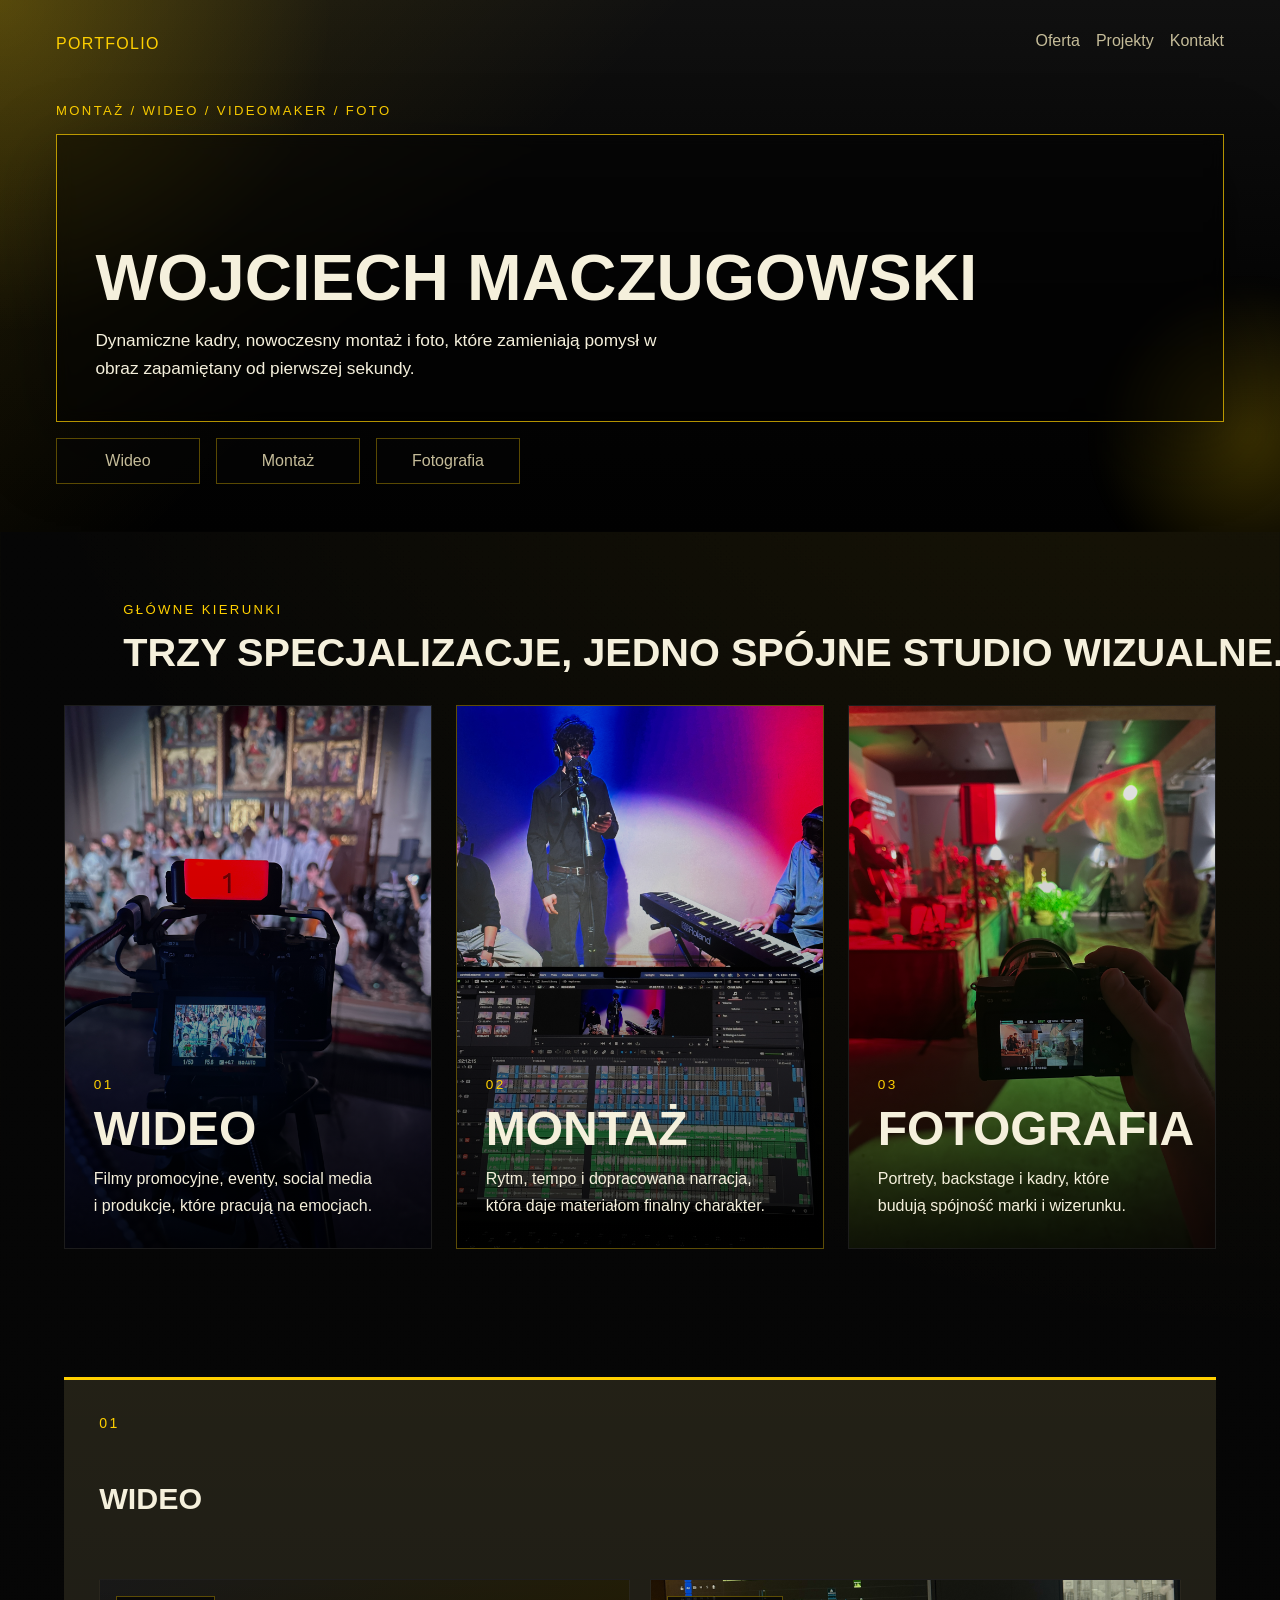
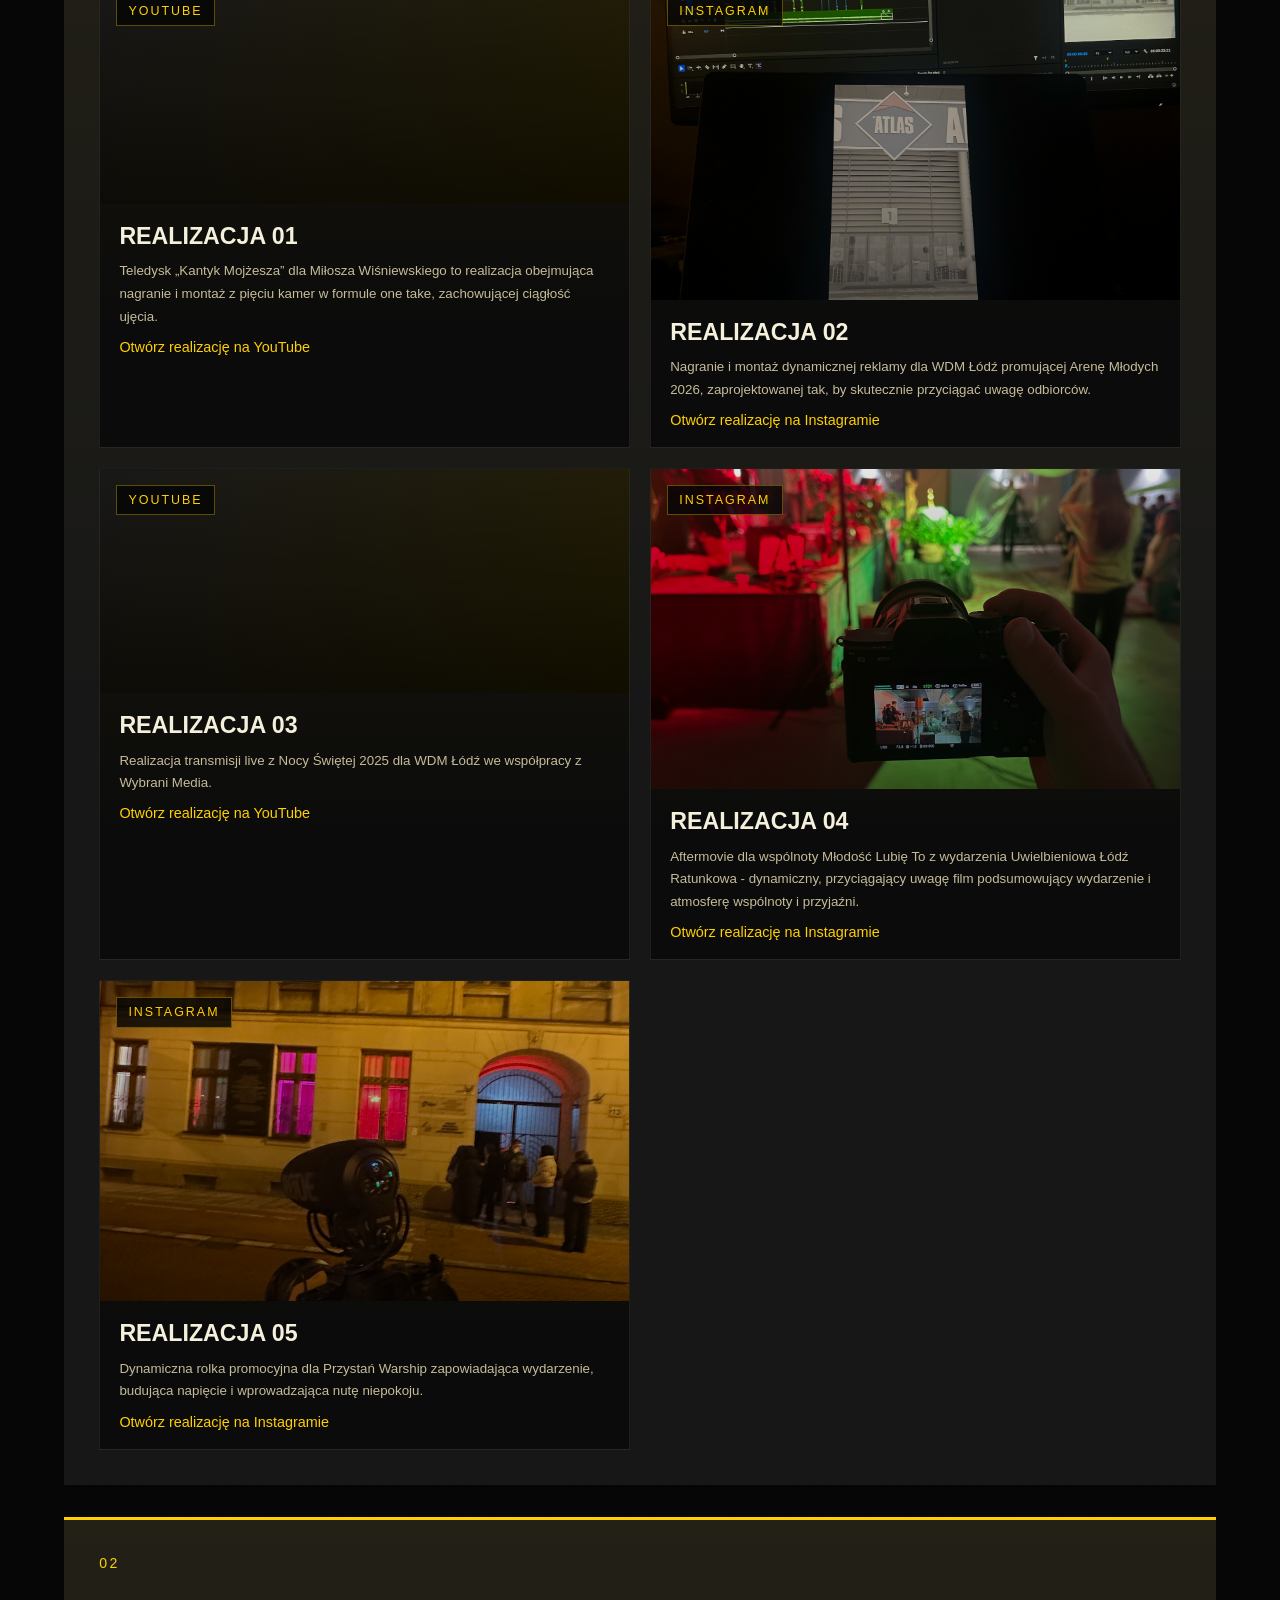
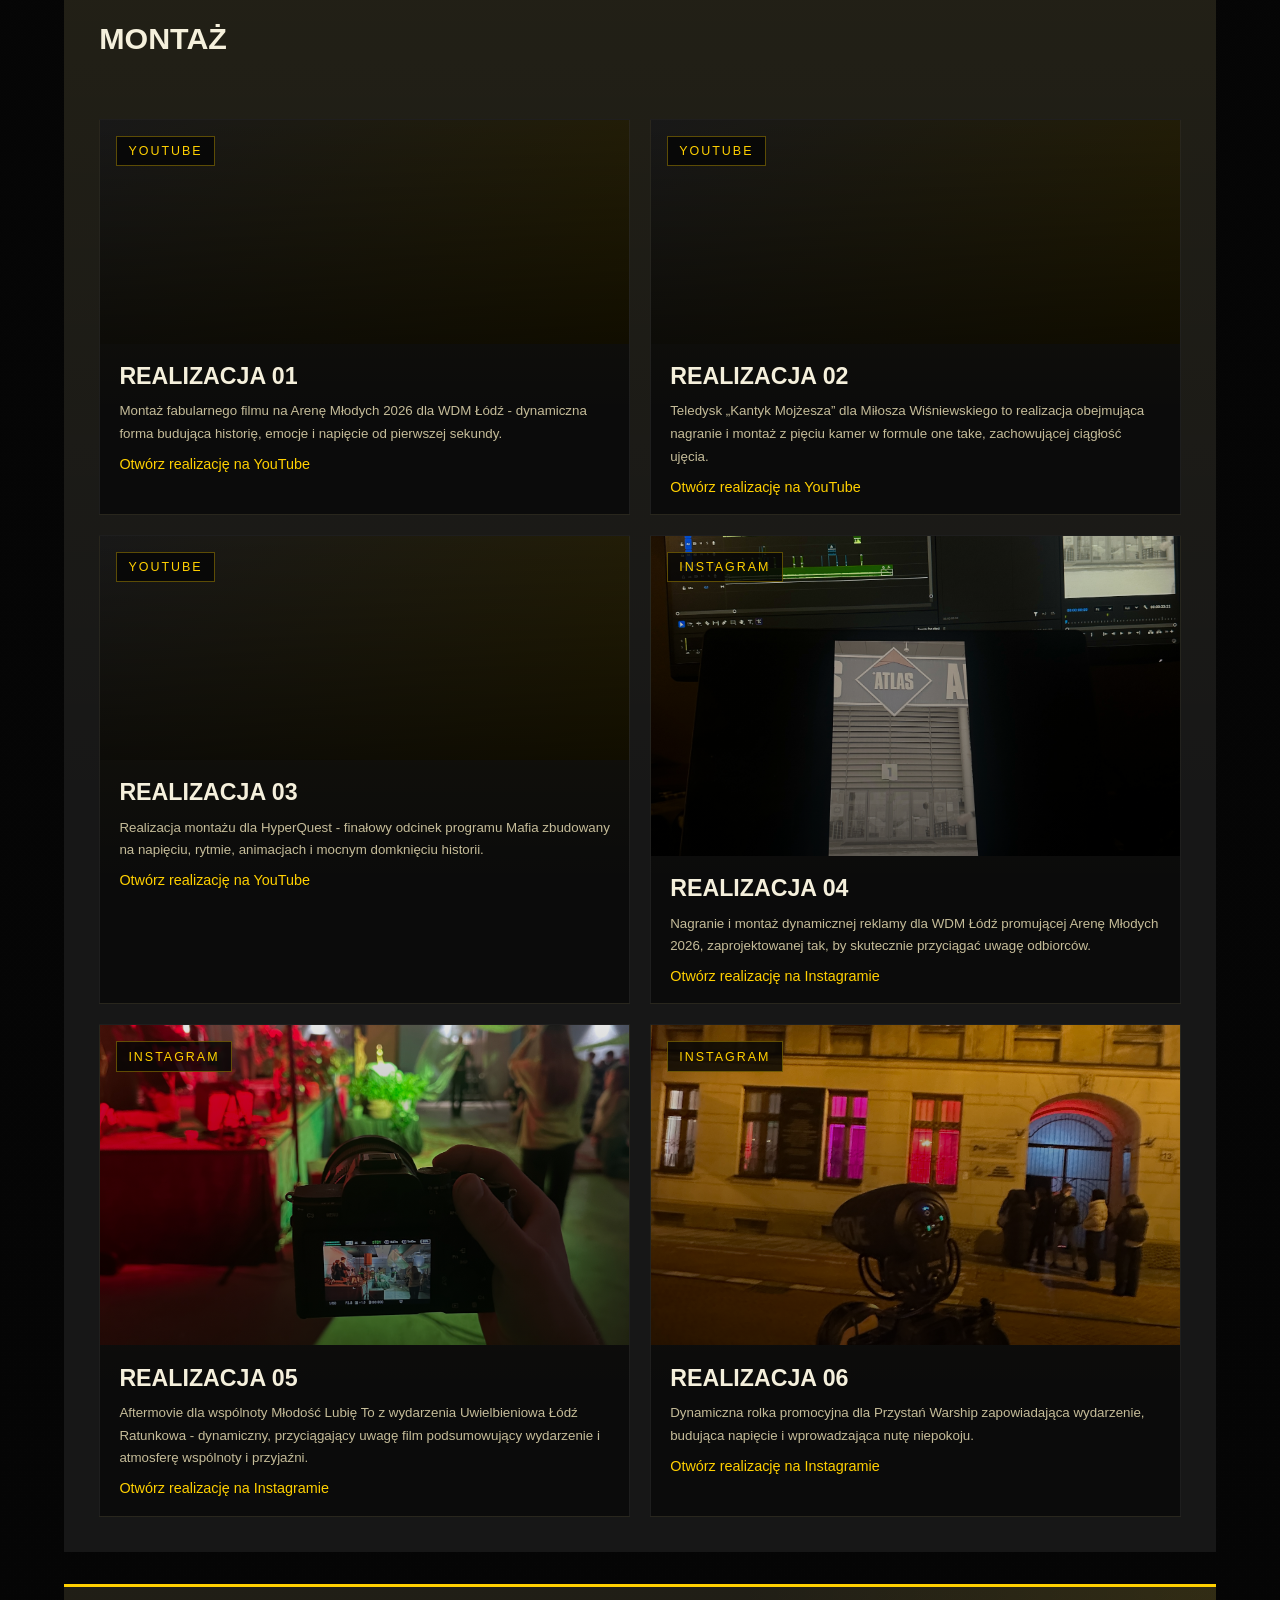
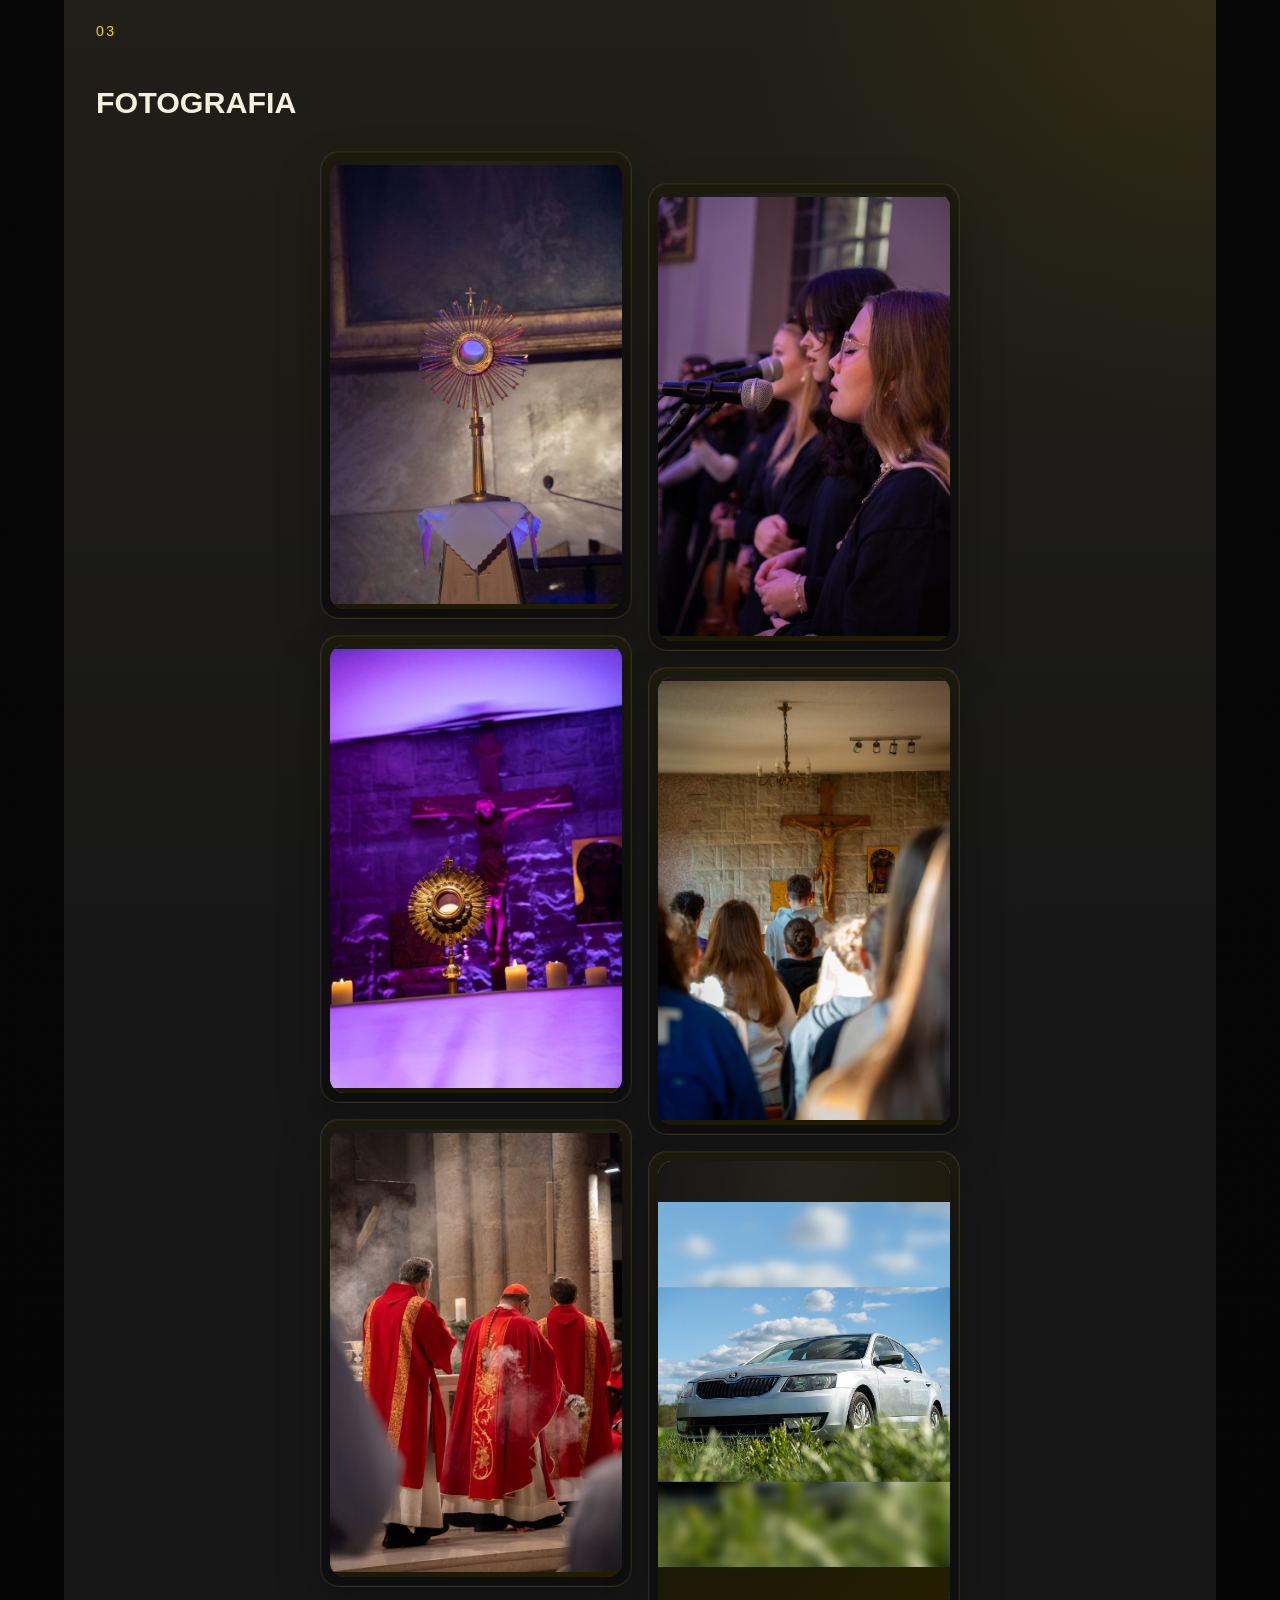
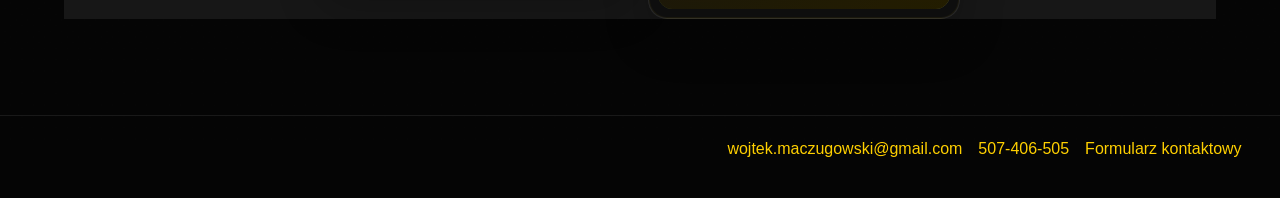
<file: 2026-04-22-dobra-b-dziemy-tworzy-portfolio-i/index.html>
<!DOCTYPE html>
<html lang="pl">
  <head>
    <meta charset="UTF-8" />
    <meta name="viewport" content="width=device-width, initial-scale=1.0" />
    <title>Portfolio | Wideo, montaż, fotografia</title>
    <link rel="stylesheet" href="styles.css" />
  </head>
  <body>
    <header class="hero" id="start">
      <nav class="topbar">
        <a class="brand" href="#start">Portfolio</a>
        <div class="topbar-links">
          <a href="#oferta">Oferta</a>
          <a href="#projekty">Projekty</a>
          <a href="contact.html">Kontakt</a>
        </div>
      </nav>

      <div class="hero-content">
        <p class="eyebrow">Montaż / wideo / videomaker / foto</p>
        <div class="hero-frame">
          <h1>Wojciech Maczugowski</h1>
          <p>
            Dynamiczne kadry, nowoczesny montaż i foto, które zamieniają
            pomysł w obraz zapamiętany od pierwszej sekundy.
          </p>
        </div>

        <div class="hero-tags">
          <a href="#video">Wideo</a>
          <a href="#montaz">Montaż</a>
          <a href="#foto">Fotografia</a>
        </div>
      </div>
    </header>

    <main>
      <section class="intro-strip" id="oferta">
        <p class="section-label">Główne kierunki</p>
        <h2>Trzy specjalizacje, jedno spójne studio wizualne.</h2>
      </section>

      <section class="service-grid" aria-label="Kategorie portfolio">
        <a class="service-card" href="#video">
          <span class="service-image" style="--card-image: url('assets/video.JPG')"></span>
          <span class="service-copy">
            <span class="service-index">01</span>
            <strong>Wideo</strong>
            <small>Filmy promocyjne, eventy, social media i produkcje, które pracują na emocjach.</small>
          </span>
        </a>

        <a class="service-card service-card-accent" href="#montaz">
          <span class="service-image" style="--card-image: url('assets/montaz.JPG')"></span>
          <span class="service-copy">
            <span class="service-index">02</span>
            <strong>Montaż</strong>
            <small>Rytm, tempo i dopracowana narracja, która daje materiałom finalny charakter.</small>
          </span>
        </a>

        <a class="service-card" href="#foto">
          <span class="service-image" style="--card-image: url('assets/foto.JPG')"></span>
          <span class="service-copy">
            <span class="service-index">03</span>
            <strong>Fotografia</strong>
            <small>Portrety, backstage i kadry, które budują spójność marki i wizerunku.</small>
          </span>
        </a>
      </section>

      <section class="projects" id="projekty">
        <div class="project-heading">
        </div>

        <section class="video-section panel video-panel" id="video">
          <div class="video-section-heading">
            <span class="panel-number">01</span>
            <h3>Wideo</h3>
          </div>

          <div class="video-works-grid">
            <a class="video-work-card" href="https://www.youtube.com/watch?v=Jujd-nzngdY&list=RDJujd-nzngdY&start_radio=1">
              <span class="video-work-media" style="--work-image: url('https://i.ytimg.com/vi/Jujd-nzngdY/maxresdefault.jpg')">
                <span class="video-badge">YouTube</span>
              </span>
              <span class="video-work-copy">
                <strong>Realizacja 01</strong>
                <small>Teledysk „Kantyk Mojżesza” dla Miłosza Wiśniewskiego to realizacja obejmująca nagranie i montaż z pięciu kamer w formule one take, zachowującej ciągłość ujęcia.</small>
                <em>Otwórz realizację na YouTube</em>
              </span>
            </a>

            <a class="video-work-card" href="https://www.instagram.com/p/DULnyndiKse/">
              <span class="video-work-media video-work-media-portrait" style="--work-image: url('assets/realizacja-2.jpg')">
                <span class="video-badge">Instagram</span>
              </span>
              <span class="video-work-copy">
                <strong>Realizacja 02</strong>
                <small>Nagranie i montaż dynamicznej reklamy dla WDM Łódź promującej Arenę Młodych 2026, zaprojektowanej tak, by skutecznie przyciągać uwagę odbiorców.</small>
                <em>Otwórz realizację na Instagramie</em>
              </span>
            </a>

            <a class="video-work-card" href="https://www.youtube.com/watch?v=jDdbbWiJic4&list=RDjDdbbWiJic4&start_radio=1">
              <span class="video-work-media" style="--work-image: url('https://i.ytimg.com/vi/jDdbbWiJic4/maxresdefault.jpg')">
                <span class="video-badge">YouTube</span>
              </span>
              <span class="video-work-copy">
                <strong>Realizacja 03</strong>
                <small>Realizacja transmisji live z Nocy Świętej 2025 dla WDM Łódź we współpracy z Wybrani Media.</small>
                <em>Otwórz realizację na YouTube</em>
              </span>
            </a>

            <a class="video-work-card" href="https://www.instagram.com/p/DUn0KuIjO5v/">
              <span class="video-work-media video-work-media-portrait" style="--work-image: url('assets/foto.JPG')">
                <span class="video-badge">Instagram</span>
              </span>
              <span class="video-work-copy">
                <strong>Realizacja 04</strong>
                <small>Aftermovie dla wspólnoty Młodość Lubię To z wydarzenia Uwielbieniowa Łódź Ratunkowa - dynamiczny, przyciągający uwagę film podsumowujący wydarzenie i atmosferę wspólnoty i przyjaźni.</small>
                <em>Otwórz realizację na Instagramie</em>
              </span>
            </a>

            <a class="video-work-card" href="https://www.instagram.com/p/DVyzfeOiJYW/">
              <span class="video-work-media video-work-media-portrait" style="--work-image: url('assets/IMG_7341.jpg')">
                <span class="video-badge">Instagram</span>
              </span>
              <span class="video-work-copy">
                <strong>Realizacja 05</strong>
                <small>Dynamiczna rolka promocyjna dla Przystań Warship zapowiadająca wydarzenie, budująca napięcie i wprowadzająca nutę niepokoju.</small>
                <em>Otwórz realizację na Instagramie</em>
              </span>
            </a>

          </div>
        </section>

        <section class="video-section panel video-panel" id="montaz">
          <div class="video-section-heading">
            <span class="panel-number">02</span>
            <h3>Montaż</h3>
          </div>

          <div class="video-works-grid">
            <a class="video-work-card" href="https://www.youtube.com/watch?v=iyLndjjIBkg">
              <span class="video-work-media" style="--work-image: url('https://i.ytimg.com/vi/iyLndjjIBkg/maxresdefault.jpg')">
                <span class="video-badge">YouTube</span>
              </span>
              <span class="video-work-copy">
                <strong>Realizacja 01</strong>
                <small>Montaż fabularnego filmu na Arenę Młodych 2026 dla WDM Łódź - dynamiczna forma budująca historię, emocje i napięcie od pierwszej sekundy.</small>
                <em>Otwórz realizację na YouTube</em>
              </span>
            </a>

            <a class="video-work-card" href="https://www.youtube.com/watch?v=Jujd-nzngdY&list=RDJujd-nzngdY&start_radio=1">
              <span class="video-work-media" style="--work-image: url('https://i.ytimg.com/vi/Jujd-nzngdY/maxresdefault.jpg')">
                <span class="video-badge">YouTube</span>
              </span>
              <span class="video-work-copy">
                <strong>Realizacja 02</strong>
                <small>Teledysk „Kantyk Mojżesza” dla Miłosza Wiśniewskiego to realizacja obejmująca nagranie i montaż z pięciu kamer w formule one take, zachowującej ciągłość ujęcia.</small>
                <em>Otwórz realizację na YouTube</em>
              </span>
            </a>

            <a class="video-work-card" href="https://www.youtube.com/watch?v=5wxinkmJmkI">
              <span class="video-work-media" style="--work-image: url('https://i.ytimg.com/vi/5wxinkmJmkI/maxresdefault.jpg')">
                <span class="video-badge">YouTube</span>
              </span>
              <span class="video-work-copy">
                <strong>Realizacja 03</strong>
                <small>Realizacja montażu dla HyperQuest - finałowy odcinek programu Mafia zbudowany na napięciu, rytmie, animacjach i mocnym domknięciu historii.</small>
                <em>Otwórz realizację na YouTube</em>
              </span>
            </a>

            <a class="video-work-card" href="https://www.instagram.com/p/DULnyndiKse/">
              <span class="video-work-media video-work-media-portrait" style="--work-image: url('assets/realizacja-2.jpg')">
                <span class="video-badge">Instagram</span>
              </span>
              <span class="video-work-copy">
                <strong>Realizacja 04</strong>
                <small>Nagranie i montaż dynamicznej reklamy dla WDM Łódź promującej Arenę Młodych 2026, zaprojektowanej tak, by skutecznie przyciągać uwagę odbiorców.</small>
                <em>Otwórz realizację na Instagramie</em>
              </span>
            </a>

            <a class="video-work-card" href="https://www.instagram.com/p/DUn0KuIjO5v/">
              <span class="video-work-media video-work-media-portrait" style="--work-image: url('assets/foto.JPG')">
                <span class="video-badge">Instagram</span>
              </span>
              <span class="video-work-copy">
                <strong>Realizacja 05</strong>
                <small>Aftermovie dla wspólnoty Młodość Lubię To z wydarzenia Uwielbieniowa Łódź Ratunkowa - dynamiczny, przyciągający uwagę film podsumowujący wydarzenie i atmosferę wspólnoty i przyjaźni.</small>
                <em>Otwórz realizację na Instagramie</em>
              </span>
            </a>

            <a class="video-work-card" href="https://www.instagram.com/p/DVyzfeOiJYW/">
              <span class="video-work-media video-work-media-portrait" style="--work-image: url('assets/IMG_7341.jpg')">
                <span class="video-badge">Instagram</span>
              </span>
              <span class="video-work-copy">
                <strong>Realizacja 06</strong>
                <small>Dynamiczna rolka promocyjna dla Przystań Warship zapowiadająca wydarzenie, budująca napięcie i wprowadzająca nutę niepokoju.</small>
                <em>Otwórz realizację na Instagramie</em>
              </span>
            </a>
          </div>
        </section>

        <section class="photo-section panel photo-panel" id="foto">
          <div class="photo-section-heading">
            <span class="panel-number">03</span>
            <h3>Fotografia</h3>
          </div>

          <div class="photo-grid" aria-label="Galeria fotografii">
            <figure class="photo-tile">
              <span class="photo-tile-image" style="--photo-image: url('assets/DSC00462.jpg')">
                <img src="assets/DSC00462.jpg" alt="Fotografia z portfolio" loading="lazy" />
              </span>
            </figure>
            <figure class="photo-tile">
              <span class="photo-tile-image" style="--photo-image: url('assets/DSC00466.jpg')">
                <img src="assets/DSC00466.jpg" alt="Fotografia z portfolio" loading="lazy" />
              </span>
            </figure>
            <figure class="photo-tile">
              <span class="photo-tile-image" style="--photo-image: url('assets/DSC00695.jpg')">
                <img src="assets/DSC00695.jpg" alt="Fotografia z portfolio" loading="lazy" />
              </span>
            </figure>
            <figure class="photo-tile">
              <span class="photo-tile-image" style="--photo-image: url('assets/DSC00430.jpg')">
                <img src="assets/DSC00430.jpg" alt="Fotografia z portfolio" loading="lazy" />
              </span>
            </figure>
            <figure class="photo-tile">
              <span class="photo-tile-image" style="--photo-image: url('assets/DSC08101.jpg')">
                <img src="assets/DSC08101.jpg" alt="Fotografia z portfolio" loading="lazy" />
              </span>
            </figure>
            <figure class="photo-tile">
              <span class="photo-tile-image" style="--photo-image: url('assets/Bez-nazwy-11.jpg')">
                <img src="assets/Bez-nazwy-11.jpg" alt="Fotografia samochodu z portfolio" loading="lazy" />
              </span>
            </figure>
          </div>
        </section>
      </section>
    </main>

    <footer class="footer" id="kontakt">
      <a href="mailto:wojtek.maczugowski@gmail.com">wojtek.maczugowski@gmail.com</a>
      <a href="tel:+48507406505">507-406-505</a>
      <a href="contact.html">Formularz kontaktowy</a>
    </footer>
  </body>
</html>
</file>
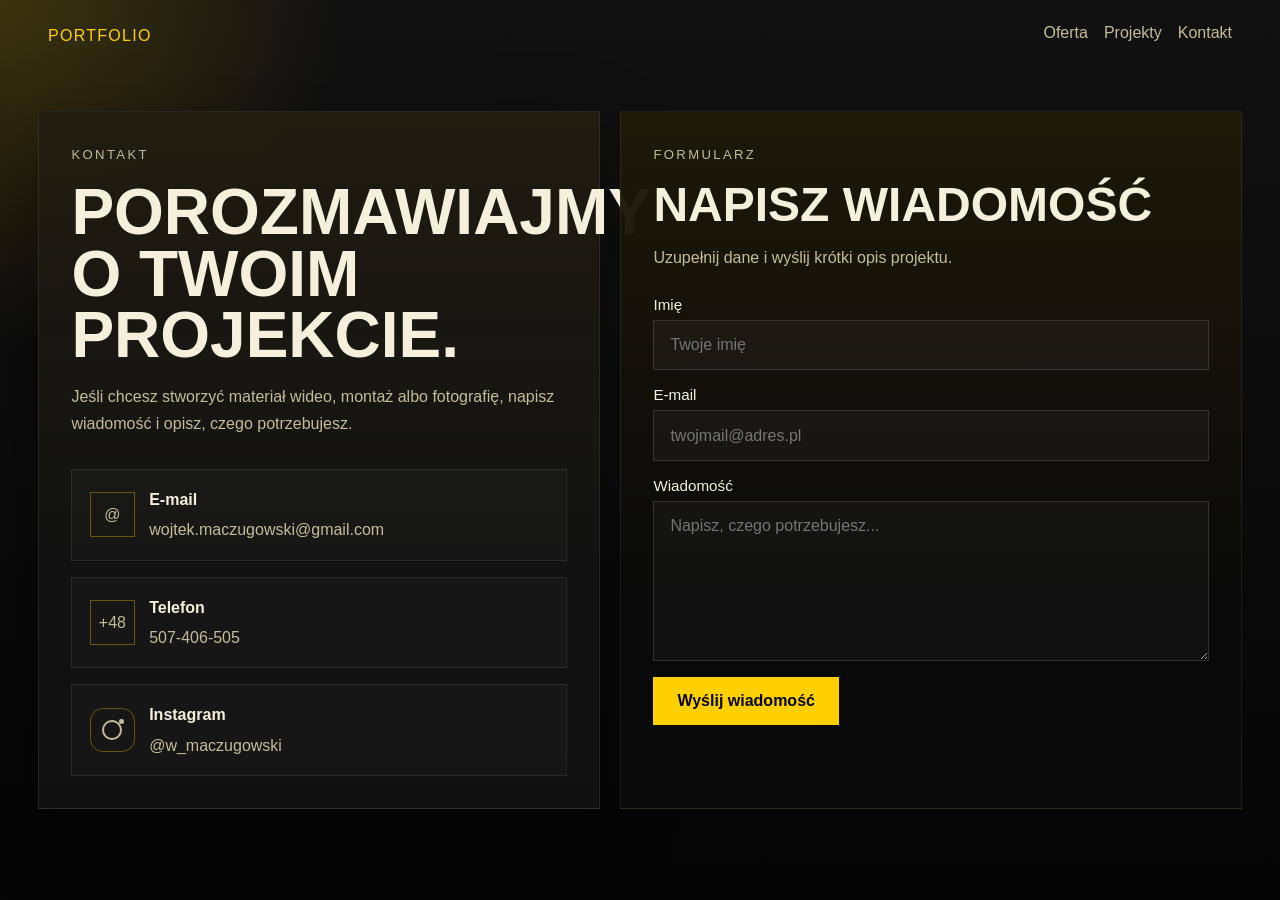
<file: 2026-04-22-dobra-b-dziemy-tworzy-portfolio-i/contact.html>
<!DOCTYPE html>
<html lang="pl">
  <head>
    <meta charset="UTF-8" />
    <meta name="viewport" content="width=device-width, initial-scale=1.0" />
    <title>Kontakt | Wojciech Maczugowski</title>
    <link rel="stylesheet" href="styles.css" />
  </head>
  <body>
    <section class="contact-page">
      <nav class="topbar">
        <a class="brand" href="index.html">Portfolio</a>
        <div class="topbar-links">
          <a href="index.html#oferta">Oferta</a>
          <a href="index.html#projekty">Projekty</a>
          <a href="contact.html" aria-current="page">Kontakt</a>
        </div>
      </nav>

      <div class="contact-layout">
        <section class="contact-panel">
          <p class="eyebrow">Kontakt</p>
          <h1>Porozmawiajmy o Twoim projekcie.</h1>
          <p>
            Jeśli chcesz stworzyć materiał wideo, montaż albo fotografię,
            napisz wiadomość i opisz, czego potrzebujesz.
          </p>

          <div class="contact-list">
            <a class="contact-item" href="mailto:wojtek.maczugowski@gmail.com">
              <span class="contact-icon">@</span>
              <span>
                <strong>E-mail</strong>
                wojtek.maczugowski@gmail.com
              </span>
            </a>

            <a class="contact-item" href="tel:+48507406505">
              <span class="contact-icon">+48</span>
              <span>
                <strong>Telefon</strong>
                507-406-505
              </span>
            </a>

            <a class="contact-item" href="https://instagram.com/w_maczugowski" target="_blank" rel="noreferrer">
              <span class="contact-icon instagram-icon" aria-hidden="true"></span>
              <span>
                <strong>Instagram</strong>
                @w_maczugowski
              </span>
            </a>
          </div>
        </section>

        <section class="contact-form">
          <p class="section-label">Formularz</p>
          <h2>Napisz wiadomość</h2>
          <p>Uzupełnij dane i wyślij krótki opis projektu.</p>

          <form
            class="form-grid"
            action="https://formsubmit.co/wojtek.maczugowski@gmail.com"
            method="POST"
          >
            <input type="hidden" name="_subject" value="Nowa wiadomość z portfolio" />
            <input type="hidden" name="_template" value="table" />
            <input type="text" name="_honey" tabindex="-1" autocomplete="off" style="display: none" />

            <div class="form-field">
              <label for="name">Imię</label>
              <input id="name" name="name" type="text" placeholder="Twoje imię" required />
            </div>

            <div class="form-field">
              <label for="email">E-mail</label>
              <input id="email" name="email" type="email" placeholder="twojmail@adres.pl" required />
            </div>

            <div class="form-field">
              <label for="message">Wiadomość</label>
              <textarea
                id="message"
                name="message"
                placeholder="Napisz, czego potrzebujesz..."
                required
              ></textarea>
            </div>

            <button class="contact-submit" type="submit">Wyślij wiadomość</button>
          </form>
        </section>
      </div>
    </section>
  </body>
</html>
</file>
<file: 2026-04-22-dobra-b-dziemy-tworzy-portfolio-i/styles.css>
:root {
  --bg: #050505;
  --bg-soft: #111111;
  --panel: #171717;
  --line: rgba(255, 208, 0, 0.34);
  --line-strong: rgba(255, 208, 0, 0.7);
  --text: #f5f0dc;
  --muted: #c5bc99;
  --accent: #ffd000;
  --accent-deep: #ffb800;
  --shadow: 0 24px 70px rgba(0, 0, 0, 0.38);
}

* {
  box-sizing: border-box;
}

html {
  scroll-behavior: smooth;
}

body {
  margin: 0;
  background:
    radial-gradient(circle at top right, rgba(255, 208, 0, 0.1), transparent 20%),
    linear-gradient(180deg, #060606 0%, #050505 100%);
  color: var(--text);
  font-family: "Trebuchet MS", "Segoe UI", sans-serif;
  overflow-x: hidden;
}

a {
  color: inherit;
  text-decoration: none;
}

.hero {
  position: relative;
  min-height: auto;
  padding: 1.5rem clamp(1.2rem, 3vw, 3rem) 2rem;
  background:
    radial-gradient(circle at top left, rgba(255, 208, 0, 0.2), transparent 24%),
    linear-gradient(135deg, rgba(255, 208, 0, 0.12), transparent 38%),
    linear-gradient(180deg, #101010 0%, #050505 55%, #020202 100%);
  overflow: hidden;
}

.hero::after {
  content: "";
  position: absolute;
  inset: auto -10% -4rem auto;
  width: 20rem;
  height: 20rem;
  background: radial-gradient(circle, rgba(255, 208, 0, 0.22), transparent 68%);
  filter: blur(10px);
}

.topbar,
.hero-content,
main,
.footer {
  position: relative;
  z-index: 1;
}

.topbar {
  display: flex;
  align-items: center;
  justify-content: space-between;
  gap: 1rem;
}

.brand {
  font-family: Impact, Haettenschweiler, "Arial Black", sans-serif;
  letter-spacing: 0.08em;
  text-transform: uppercase;
  color: var(--accent);
}

.topbar-links {
  display: flex;
  flex-wrap: wrap;
  gap: 1rem;
}

.topbar-links a {
  padding-bottom: 0.25rem;
  border-bottom: 1px solid transparent;
  color: var(--muted);
  transition: border-color 0.25s ease, color 0.25s ease;
}

.topbar-links a:hover,
.topbar-links a:focus-visible {
  color: var(--text);
  border-color: var(--accent);
}

.hero-content {
  width: min(100%, 34rem);
  margin: 4rem auto 0;
}

.eyebrow,
.section-label {
  margin: 0 0 1rem;
  color: var(--accent);
  letter-spacing: 0.18em;
  text-transform: uppercase;
  font-size: 0.82rem;
}

.hero-frame {
  width: 100%;
  min-height: 17rem;
  padding: 1.7rem;
  border: 1px solid var(--line-strong);
  background: rgba(0, 0, 0, 0.45);
  backdrop-filter: blur(8px);
  box-shadow: var(--shadow);
  animation: rise 0.85s ease forwards;
  display: flex;
  flex-direction: column;
  justify-content: flex-end;
}

.hero-frame h1 {
  margin: 0;
  font-family: Impact, Haettenschweiler, "Arial Black", sans-serif;
  font-size: clamp(2.45rem, 6.4vw, 4.1rem);
  line-height: 0.95;
  text-transform: uppercase;
}

.hero-frame p {
  max-width: 28rem;
  margin: 1rem 0 0;
  color: var(--text);
  font-size: 1rem;
  line-height: 1.65;
}

.hero-tags {
  display: flex;
  flex-wrap: wrap;
  gap: 0.8rem;
  margin-top: 1rem;
  animation: rise 1s ease 0.12s both;
}

.hero-tags a {
  display: inline-block;
  padding: 0.8rem 1rem;
  border: 1px solid var(--line);
  background: rgba(5, 5, 5, 0.62);
  color: var(--muted);
  transition: transform 0.25s ease, border-color 0.25s ease, color 0.25s ease, background 0.25s ease;
}

.hero-tags a:hover,
.hero-tags a:focus-visible {
  transform: translateY(-3px);
  border-color: var(--line-strong);
  background: rgba(255, 208, 0, 0.08);
  color: var(--text);
}

main {
  width: min(100%, 42rem);
  margin: 0 auto;
  padding: 2rem clamp(1.2rem, 3vw, 1.6rem) 5rem;
}

.intro-strip,
.projects {
  width: min(100%, 34rem);
  margin: 2rem auto 0;
}

.intro-strip h2,
.project-heading h2 {
  margin: 0;
  font-family: Impact, Haettenschweiler, "Arial Black", sans-serif;
  font-size: clamp(2rem, 5vw, 3.5rem);
  text-transform: uppercase;
  line-height: 1;
}

.intro-text,
.panel p {
  color: var(--muted);
  line-height: 1.7;
}

.intro-strip .section-label,
.intro-strip h2 {
  padding-left: 1.5rem;
}

.service-grid {
  display: grid;
  grid-template-columns: repeat(3, minmax(0, 1fr));
  width: min(100%, 64rem);
  margin: 1.4rem auto 0;
  gap: 1.25rem;
}

.service-card {
  position: relative;
  display: block;
  min-height: 30rem;
  border: 1px solid rgba(255, 255, 255, 0.08);
  background: rgba(10, 10, 10, 0.92);
  overflow: hidden;
  transition: transform 0.3s ease, border-color 0.3s ease, box-shadow 0.3s ease;
}

.service-card:hover,
.service-card:focus-visible {
  transform: translateY(-8px);
  border-color: var(--line-strong);
  box-shadow: var(--shadow);
}

.service-card-accent {
  border-color: var(--line);
}

.service-card-accent:hover,
.service-card-accent:focus-visible {
  transform: translateY(-8px);
}

.service-image {
  position: absolute;
  inset: 0;
  background:
    linear-gradient(180deg, rgba(0, 0, 0, 0.08), rgba(0, 0, 0, 0.18) 35%, rgba(0, 0, 0, 0.86) 100%),
    var(--card-image) center/cover no-repeat,
    linear-gradient(140deg, rgba(255, 208, 0, 0.2), rgba(17, 17, 17, 0.9));
  transform: scale(1.01);
  transition: transform 0.4s ease;
}

.service-card:hover .service-image,
.service-card:focus-visible .service-image {
  transform: scale(1.06);
}

.service-copy {
  position: relative;
  display: flex;
  min-height: 100%;
  flex-direction: column;
  justify-content: flex-end;
  gap: 0.55rem;
  padding: 1.8rem;
  z-index: 1;
}

.service-copy strong,
.panel h3 {
  font-family: Impact, Haettenschweiler, "Arial Black", sans-serif;
  font-size: 1.9rem;
  text-transform: uppercase;
}

.service-copy strong {
  font-size: clamp(2rem, 4vw, 3rem);
}

.service-index {
  display: inline-block;
  color: var(--accent);
  letter-spacing: 0.18em;
  font-size: 0.85rem;
}

.service-copy small {
  color: var(--text);
  font-size: 1rem;
  line-height: 1.7;
  max-width: 32rem;
  text-wrap: balance;
}

.project-heading {
  width: min(100%, 34rem);
  margin: 5rem auto 0;
}

.project-panels {
  display: grid;
  grid-template-columns: repeat(2, minmax(0, 1fr));
  gap: 1rem;
  margin-top: 2rem;
}

.panel {
  padding: 1.5rem;
  border-top: 3px solid var(--accent);
  background:
    linear-gradient(180deg, rgba(255, 208, 0, 0.05), transparent 55%),
    var(--panel);
  scroll-margin-top: 2rem;
}

.video-panel {
  width: min(100%, 34rem);
  padding: 1.8rem;
  margin: 2rem auto 0;
}

.video-section-heading {
  max-width: 46rem;
}

.video-works-grid {
  display: grid;
  grid-template-columns: 1fr;
  gap: 1rem;
  margin-top: 2rem;
}

.video-work-card {
  display: flex;
  min-height: 100%;
  flex-direction: column;
  border: 1px solid rgba(255, 255, 255, 0.08);
  background:
    linear-gradient(180deg, rgba(255, 208, 0, 0.05), transparent 75%),
    rgba(10, 10, 10, 0.92);
  overflow: hidden;
  cursor: pointer;
  transition: transform 0.25s ease, border-color 0.25s ease, box-shadow 0.25s ease;
}

.video-work-card:hover,
.video-work-card:focus-visible {
  transform: translateY(-6px);
  border-color: var(--line-strong);
  box-shadow: var(--shadow);
}

.video-work-media {
  position: relative;
  display: block;
  min-height: 14rem;
  background:
    linear-gradient(180deg, rgba(0, 0, 0, 0.1), rgba(0, 0, 0, 0.6)),
    var(--work-image) center/cover no-repeat,
    linear-gradient(135deg, #1b1b1b, #2a2200);
}

.video-work-media-portrait {
  min-height: 20rem;
}

.video-badge {
  position: absolute;
  top: 1rem;
  left: 1rem;
  padding: 0.45rem 0.7rem;
  background: rgba(5, 5, 5, 0.82);
  border: 1px solid var(--line);
  color: var(--accent);
  font-size: 0.78rem;
  letter-spacing: 0.16em;
  text-transform: uppercase;
}

.video-work-copy {
  display: grid;
  gap: 0.65rem;
  padding: 1.2rem;
}

.video-work-card > * {
  pointer-events: none;
}

.video-work-copy strong {
  font-family: Impact, Haettenschweiler, "Arial Black", sans-serif;
  font-size: 1.45rem;
  text-transform: uppercase;
}

.video-work-copy small,
.video-section-heading p {
  color: var(--muted);
  line-height: 1.7;
}

.video-work-copy em {
  color: var(--accent);
  font-style: normal;
  font-size: 0.9rem;
}

.photo-panel {
  width: min(100%, 34rem);
  padding: 2rem 1.2rem 1.4rem;
  margin: 2rem auto 0;
  background:
    radial-gradient(circle at top right, rgba(255, 208, 0, 0.08), transparent 24%),
    linear-gradient(180deg, rgba(255, 208, 0, 0.04), transparent 60%),
    var(--panel);
}

.photo-section-heading {
  margin-bottom: 1.8rem;
}

.photo-grid {
  display: grid;
  grid-template-columns: repeat(2, minmax(0, 1fr));
  max-width: 28rem;
  margin: 0 auto;
  gap: 0.7rem;
  align-items: start;
}

.photo-tile {
  margin: 0;
  aspect-ratio: 3 / 4.5;
  padding: 0.55rem;
  border: 1px solid rgba(255, 255, 255, 0.1);
  border-radius: 1.2rem;
  background:
    linear-gradient(180deg, rgba(255, 208, 0, 0.06), transparent 55%),
    rgba(14, 14, 14, 0.94);
  overflow: hidden;
  box-shadow:
    0 20px 45px rgba(0, 0, 0, 0.22),
    inset 0 0 0 1px rgba(255, 208, 0, 0.05);
  transition: transform 0.28s ease, border-color 0.28s ease, box-shadow 0.28s ease;
}

.photo-tile:hover,
.photo-tile:focus-visible {
  transform: translateY(-8px);
  border-color: var(--line-strong);
  box-shadow:
    0 28px 60px rgba(0, 0, 0, 0.3),
    inset 0 0 0 1px rgba(255, 208, 0, 0.12);
}

.photo-tile-image {
  display: block;
  position: relative;
  width: 100%;
  height: 100%;
  border-radius: 0.9rem;
  overflow: hidden;
  isolation: isolate;
  background: linear-gradient(180deg, rgba(0, 0, 0, 0.02), rgba(0, 0, 0, 0.1));
  transform: scale(1);
  transition: transform 0.45s ease;
}

.photo-tile-image img {
  position: relative;
  z-index: 1;
  display: block;
  width: 100%;
  height: 100%;
  object-fit: contain;
  object-position: center;
  transition: transform 0.45s ease;
}

.photo-tile-image::before {
  content: "";
  position: absolute;
  inset: -0.8rem;
  z-index: -2;
  background: var(--photo-image) center/cover no-repeat;
  filter: blur(22px) saturate(0.9) brightness(0.82);
  transform: scale(1.14);
}

.photo-tile-image::after {
  content: "";
  position: absolute;
  inset: 0;
  z-index: -1;
  background:
    radial-gradient(circle at top, rgba(255, 255, 255, 0.05), transparent 36%),
    linear-gradient(180deg, rgba(0, 0, 0, 0.04), rgba(0, 0, 0, 0.16)),
    linear-gradient(135deg, #161616, #2a2200);
}

.photo-tile:hover .photo-tile-image,
.photo-tile:focus-visible .photo-tile-image {
  transform: scale(1.045);
}

.photo-tile:hover .photo-tile-image img,
.photo-tile:focus-visible .photo-tile-image img {
  transform: scale(1.015);
}

.photo-tile:nth-child(2n) {
  transform: translateY(2rem);
}

.photo-tile:nth-child(2n):hover,
.photo-tile:nth-child(2n):focus-visible {
  transform: translateY(1.4rem);
}

.panel-number {
  display: inline-block;
  margin-bottom: 1rem;
  color: var(--accent);
  font-size: 0.88rem;
  letter-spacing: 0.18em;
}

.footer {
  display: flex;
  justify-content: flex-end;
  flex-wrap: wrap;
  gap: 1rem;
  padding: 1.5rem clamp(1.2rem, 3vw, 3rem) 2.5rem;
  border-top: 1px solid rgba(255, 255, 255, 0.08);
  color: var(--muted);
}

.footer a {
  color: var(--accent);
}

.contact-page {
  min-height: 100vh;
  padding: 1.5rem clamp(1.2rem, 3vw, 3rem) 4rem;
  background:
    radial-gradient(circle at top left, rgba(255, 208, 0, 0.18), transparent 22%),
    linear-gradient(180deg, #111111 0%, #050505 100%);
}

.contact-layout {
  display: grid;
  grid-template-columns: minmax(0, 0.95fr) minmax(0, 1.05fr);
  gap: 1.25rem;
  width: min(100%, 78rem);
  margin: 4rem auto 0;
}

.contact-panel {
  padding: 2rem;
  border: 1px solid rgba(255, 255, 255, 0.08);
  background:
    linear-gradient(180deg, rgba(255, 208, 0, 0.06), transparent 65%),
    rgba(18, 18, 18, 0.92);
  box-shadow: var(--shadow);
}

.contact-panel h1,
.contact-form h2 {
  margin: 0;
  font-family: Impact, Haettenschweiler, "Arial Black", sans-serif;
  text-transform: uppercase;
  line-height: 0.96;
}

.contact-panel h1 {
  font-size: clamp(2.6rem, 5vw, 4.8rem);
}

.contact-panel p,
.contact-form p,
.contact-item span {
  color: var(--muted);
  line-height: 1.7;
}

.contact-list {
  display: grid;
  gap: 1rem;
  margin-top: 2rem;
}

.contact-item {
  display: flex;
  align-items: center;
  gap: 0.9rem;
  padding: 1rem 1.1rem;
  border: 1px solid rgba(255, 255, 255, 0.08);
  background: rgba(255, 255, 255, 0.02);
}

.contact-item strong {
  display: block;
  color: var(--text);
  margin-bottom: 0.2rem;
}

.contact-icon {
  display: inline-flex;
  align-items: center;
  justify-content: center;
  width: 2.8rem;
  height: 2.8rem;
  border: 1px solid var(--line);
  color: var(--accent);
  flex-shrink: 0;
}

.instagram-icon {
  border-radius: 0.8rem;
  position: relative;
}

.instagram-icon::before {
  content: "";
  width: 1rem;
  height: 1rem;
  border: 2px solid currentColor;
  border-radius: 50%;
}

.instagram-icon::after {
  content: "";
  position: absolute;
  top: 0.68rem;
  right: 0.62rem;
  width: 0.28rem;
  height: 0.28rem;
  border-radius: 50%;
  background: currentColor;
}

.contact-form {
  padding: 2rem;
  border: 1px solid rgba(255, 255, 255, 0.08);
  background:
    linear-gradient(180deg, rgba(255, 208, 0, 0.08), transparent 70%),
    rgba(10, 10, 10, 0.96);
}

.contact-form h2 {
  font-size: clamp(2rem, 4vw, 3rem);
}

.form-grid {
  display: grid;
  gap: 1rem;
  margin-top: 1.5rem;
}

.form-field {
  display: grid;
  gap: 0.45rem;
}

.form-field label {
  color: var(--text);
  font-size: 0.95rem;
}

.form-field input,
.form-field textarea {
  width: 100%;
  border: 1px solid rgba(255, 255, 255, 0.12);
  background: rgba(255, 255, 255, 0.03);
  color: var(--text);
  padding: 0.95rem 1rem;
  font: inherit;
}

.form-field textarea {
  min-height: 10rem;
  resize: vertical;
}

.contact-submit {
  width: fit-content;
  border: 0;
  padding: 0.95rem 1.5rem;
  background: var(--accent);
  color: #050505;
  font: inherit;
  font-weight: 700;
  cursor: pointer;
  transition: transform 0.25s ease, background 0.25s ease;
}

.contact-submit:hover,
.contact-submit:focus-visible {
  transform: translateY(-2px);
  background: var(--accent-deep);
}

@keyframes rise {
  from {
    opacity: 0;
    transform: translateY(24px);
  }

  to {
    opacity: 1;
    transform: translateY(0);
  }
}

@media (min-width: 901px) {
  .hero {
    padding: 2rem 3.5rem 3rem;
  }

  .topbar {
    width: min(100%, 74rem);
    margin: 0 auto;
  }

  .hero-content {
    width: min(100%, 74rem);
    margin: 3rem auto 0;
  }

  .hero-frame {
    min-height: 18rem;
    padding: 2.4rem;
  }

  .hero-frame p {
    max-width: 36rem;
    font-size: 1.08rem;
  }

  .hero-tags {
    gap: 1rem;
  }

  .hero-tags a {
    min-width: 9rem;
    text-align: center;
  }

  main {
    width: min(100%, 76rem);
    padding: 3rem 2rem 6rem;
  }

  .intro-strip,
  .projects,
  .project-heading,
  .video-panel,
  .photo-panel {
    width: 100%;
    max-width: none;
  }

  .intro-strip {
    display: block;
    width: 100%;
    max-width: none;
    margin: 1.4rem auto 0;
    padding-left: 2.2rem;
  }

  .intro-strip h2 {
    font-size: clamp(2rem, 3.1vw, 2.85rem);
    white-space: nowrap;
  }

  .service-grid {
    width: 100%;
    gap: 1.5rem;
    margin-top: 2rem;
  }

  .service-card {
    min-height: 34rem;
  }

  .project-heading {
    display: flex;
    align-items: end;
    justify-content: space-between;
    gap: 2rem;
    margin-top: 6rem;
  }

  .video-panel {
    padding: 2.2rem;
  }

  .video-section-heading {
    display: grid;
    gap: 0.25rem;
    max-width: none;
  }

  .video-section-heading p {
    max-width: 34rem;
    margin: 0;
  }

  .video-works-grid {
    grid-template-columns: repeat(2, minmax(0, 1fr));
    gap: 1.25rem;
  }

  .photo-panel {
    padding: 2.2rem 2rem 2rem;
  }

  .photo-grid {
    max-width: 40rem;
    gap: 1rem;
  }
}

@media (max-width: 900px) {
  .contact-layout,
  .project-panels {
    grid-template-columns: 1fr;
  }

  .service-grid {
    grid-template-columns: 1fr;
    width: min(100%, 34rem);
  }

  .photo-grid {
    grid-template-columns: repeat(2, minmax(0, 1fr));
    max-width: none;
  }

  .photo-tile:nth-child(2n) {
    transform: translateY(1.2rem);
  }

  .photo-tile:nth-child(2n):hover,
  .photo-tile:nth-child(2n):focus-visible {
    transform: translateY(0.6rem);
  }

  .service-card-accent,
  .service-card-accent:hover,
  .service-card-accent:focus-visible {
    transform: none;
  }
}

@media (max-width: 640px) {
  .hero {
    min-height: auto;
    padding-bottom: 3rem;
  }

  .topbar,
  .footer {
    flex-direction: column;
    align-items: flex-start;
  }

  .hero-content {
    margin-top: 4rem;
  }

  .hero-frame h1 {
    font-size: clamp(2rem, 12vw, 3.15rem);
    line-height: 0.92;
  }

  .photo-tile:nth-child(2n),
  .photo-tile:nth-child(2n):hover,
  .photo-tile:nth-child(2n):focus-visible {
    transform: none;
  }

  .footer {
    justify-content: flex-start;
  }
}
</file>
